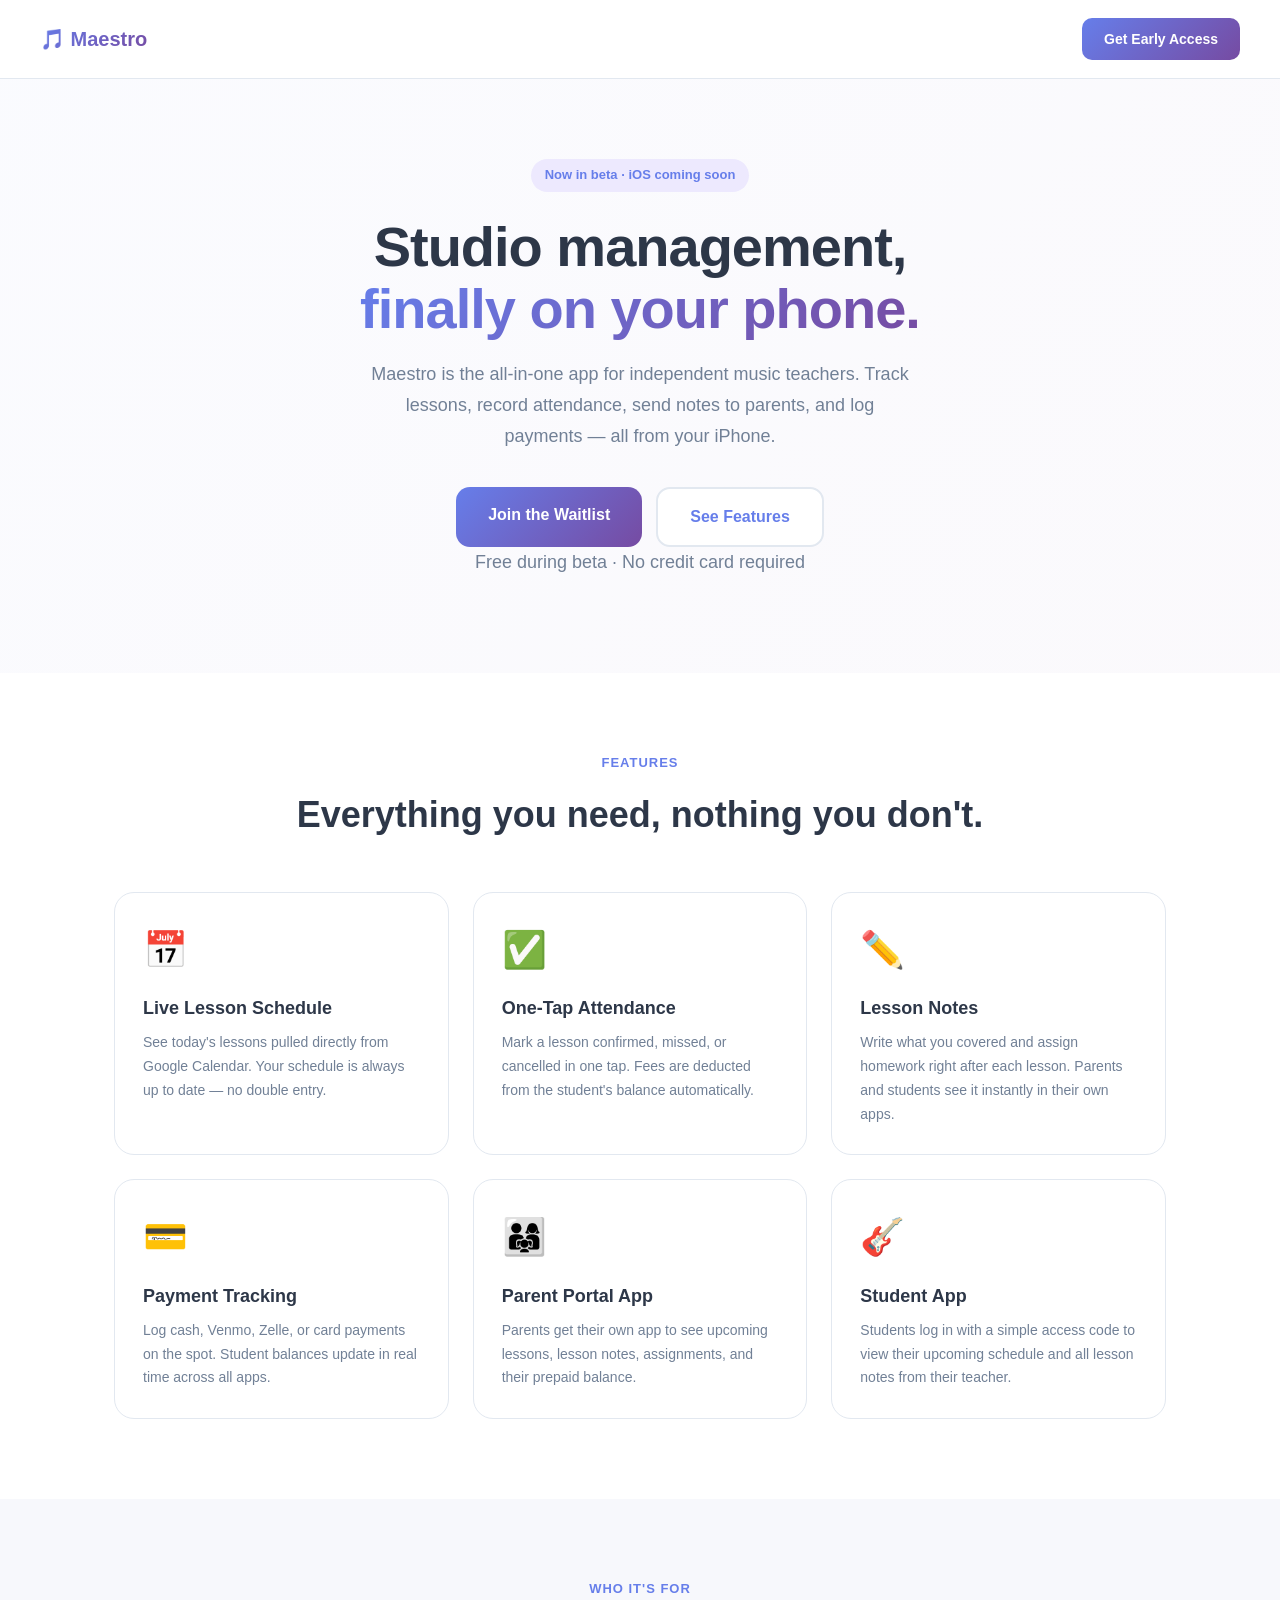
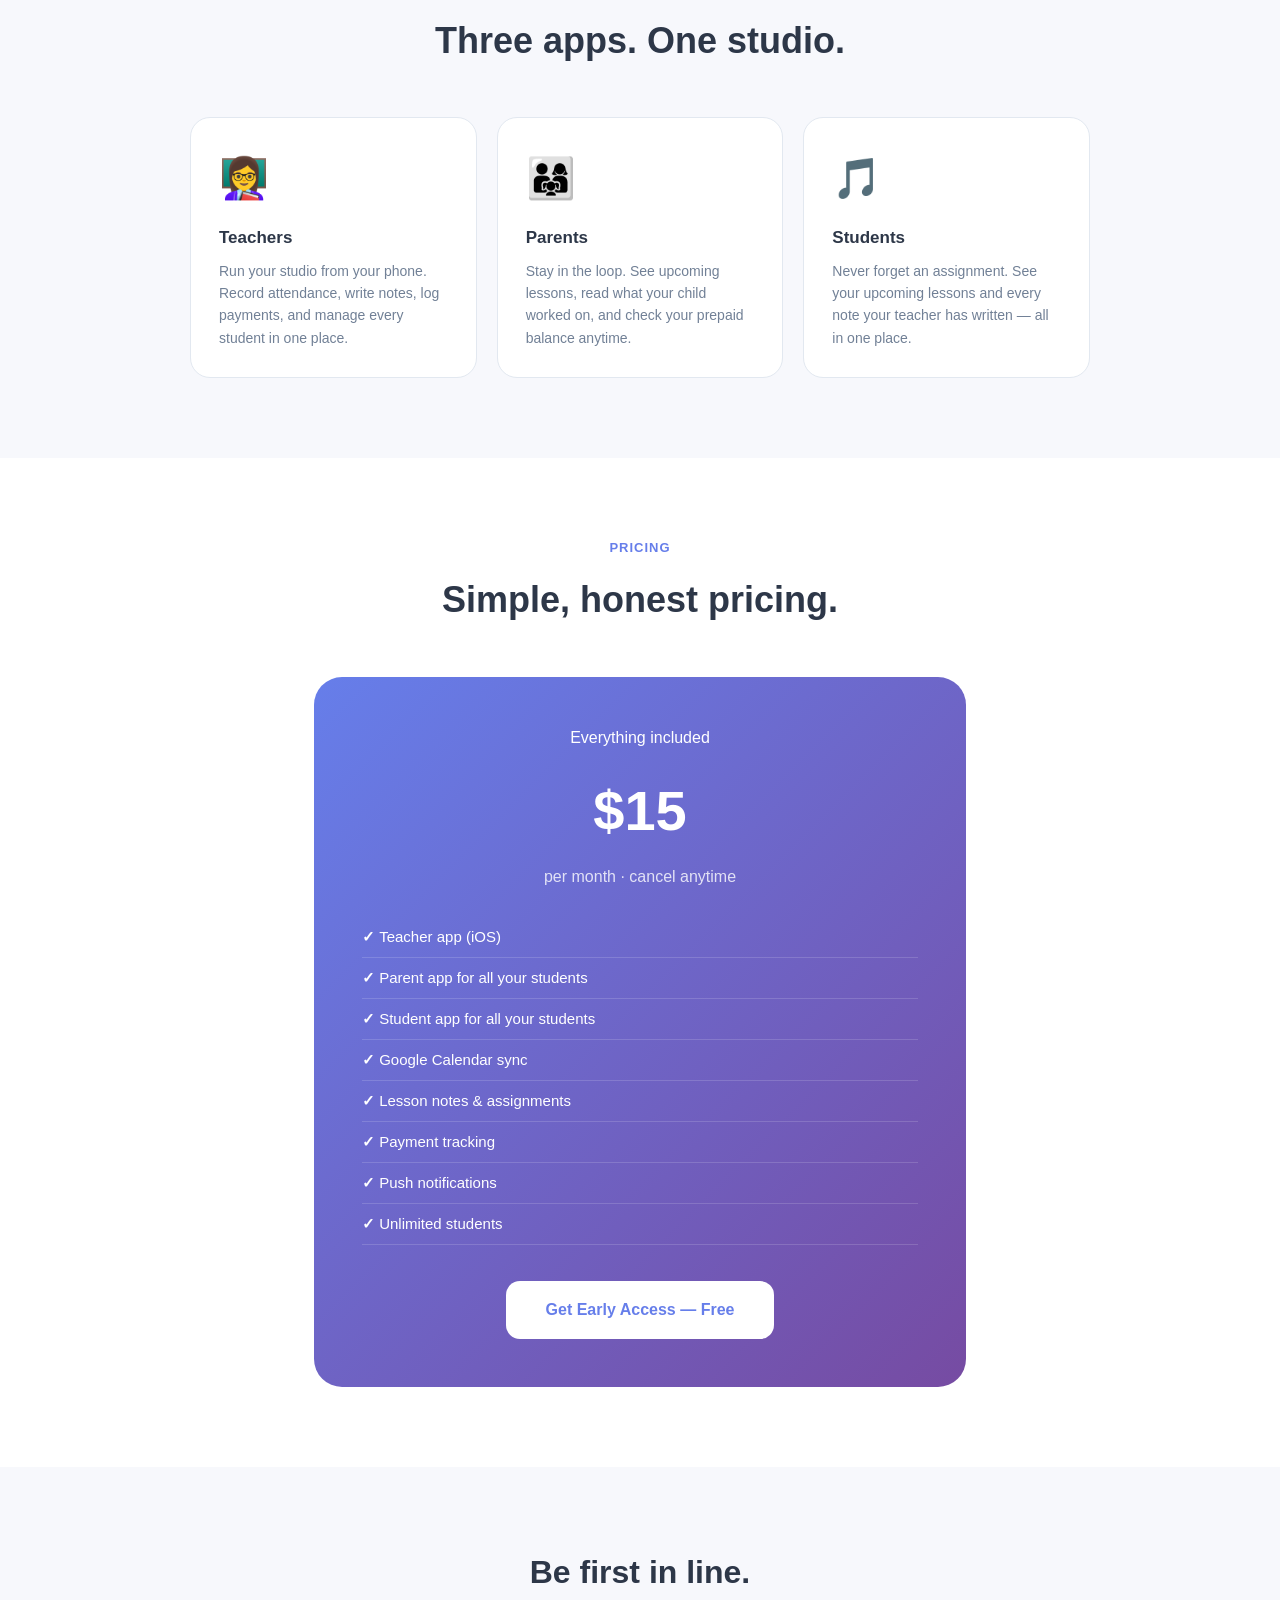
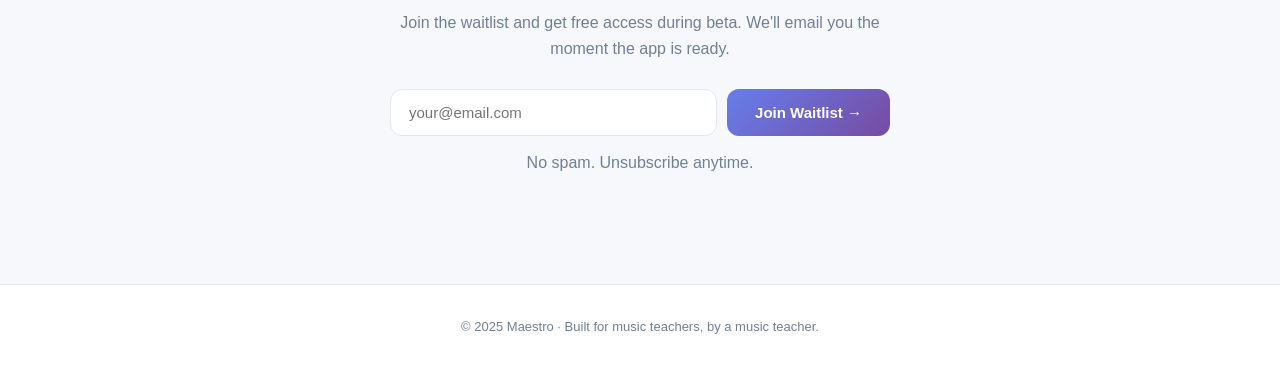
<file: landing/index.html>
<!DOCTYPE html>
<html lang="en">
<head>
<meta charset="UTF-8">
<meta name="viewport" content="width=device-width, initial-scale=1.0">
<title>Maestro — Studio Management for Music Teachers</title>
<meta name="description" content="The all-in-one app for independent music teachers. Manage lessons, track attendance, send notes, and get paid — from your phone.">
<style>
  *, *::before, *::after { box-sizing: border-box; margin: 0; padding: 0; }
  :root {
    --purple: #667eea;
    --purple-dark: #764ba2;
    --green: #48bb78;
    --text: #2d3748;
    --sub: #718096;
    --bg: #f7f8fc;
    --card: #ffffff;
    --border: #e2e8f0;
  }
  body { font-family: -apple-system, BlinkMacSystemFont, 'Segoe UI', sans-serif; background: #fff; color: var(--text); line-height: 1.6; }

  /* Nav */
  nav { display: flex; justify-content: space-between; align-items: center; padding: 18px 40px; border-bottom: 1px solid var(--border); background: #fff; position: sticky; top: 0; z-index: 100; }
  .logo { font-size: 20px; font-weight: 800; background: linear-gradient(135deg, var(--purple), var(--purple-dark)); -webkit-background-clip: text; -webkit-text-fill-color: transparent; }
  .nav-cta { background: linear-gradient(135deg, var(--purple), var(--purple-dark)); color: #fff; padding: 10px 22px; border-radius: 10px; text-decoration: none; font-weight: 700; font-size: 14px; }

  /* Hero */
  .hero { text-align: center; padding: 80px 24px 60px; background: linear-gradient(135deg, #667eea08, #764ba208); }
  .hero-badge { display: inline-block; background: #ede9fe; color: var(--purple); font-size: 13px; font-weight: 700; padding: 6px 14px; border-radius: 20px; margin-bottom: 24px; }
  .hero h1 { font-size: clamp(32px, 6vw, 56px); font-weight: 800; line-height: 1.1; letter-spacing: -1px; color: var(--text); margin-bottom: 20px; }
  .hero h1 span { background: linear-gradient(135deg, var(--purple), var(--purple-dark)); -webkit-background-clip: text; -webkit-text-fill-color: transparent; }
  .hero p { font-size: 18px; color: var(--sub); max-width: 540px; margin: 0 auto 36px; line-height: 1.7; }
  .hero-buttons { display: flex; gap: 14px; justify-content: center; flex-wrap: wrap; }
  .btn-primary { background: linear-gradient(135deg, var(--purple), var(--purple-dark)); color: #fff; padding: 15px 32px; border-radius: 14px; text-decoration: none; font-weight: 700; font-size: 16px; display: inline-block; }
  .btn-secondary { background: #fff; color: var(--purple); padding: 15px 32px; border-radius: 14px; text-decoration: none; font-weight: 700; font-size: 16px; border: 2px solid var(--border); display: inline-block; }
  .hero-note { margin-top: 16px; font-size: 13px; color: var(--sub); }

  /* Features */
  .features { padding: 80px 24px; max-width: 1100px; margin: 0 auto; }
  .section-label { text-align: center; font-size: 13px; font-weight: 700; color: var(--purple); text-transform: uppercase; letter-spacing: 1px; margin-bottom: 12px; }
  .section-title { text-align: center; font-size: clamp(24px, 4vw, 36px); font-weight: 800; color: var(--text); margin-bottom: 48px; }
  .feature-grid { display: grid; grid-template-columns: repeat(auto-fit, minmax(280px, 1fr)); gap: 24px; }
  .feature-card { background: var(--card); border: 1px solid var(--border); border-radius: 20px; padding: 28px; }
  .feature-icon { font-size: 36px; margin-bottom: 16px; }
  .feature-card h3 { font-size: 18px; font-weight: 800; color: var(--text); margin-bottom: 8px; }
  .feature-card p { font-size: 14px; color: var(--sub); line-height: 1.7; }

  /* Who is it for */
  .audiences { background: var(--bg); padding: 80px 24px; }
  .audiences-inner { max-width: 900px; margin: 0 auto; }
  .audience-grid { display: grid; grid-template-columns: repeat(auto-fit, minmax(240px, 1fr)); gap: 20px; margin-top: 48px; }
  .audience-card { background: #fff; border-radius: 20px; padding: 28px; border: 1px solid var(--border); }
  .audience-card .aud-icon { font-size: 40px; margin-bottom: 14px; }
  .audience-card h3 { font-size: 17px; font-weight: 800; margin-bottom: 8px; }
  .audience-card p { font-size: 14px; color: var(--sub); line-height: 1.6; }

  /* Pricing */
  .pricing { padding: 80px 24px; max-width: 700px; margin: 0 auto; text-align: center; }
  .price-card { background: linear-gradient(135deg, var(--purple), var(--purple-dark)); border-radius: 28px; padding: 48px; color: #fff; margin-top: 40px; }
  .price-amount { font-size: 56px; font-weight: 800; margin: 16px 0 8px; }
  .price-period { font-size: 16px; opacity: 0.8; margin-bottom: 28px; }
  .price-features { list-style: none; text-align: left; margin-bottom: 36px; }
  .price-features li { padding: 8px 0; border-bottom: 1px solid rgba(255,255,255,0.15); font-size: 15px; }
  .price-features li::before { content: "✓  "; font-weight: 700; }
  .price-cta { background: #fff; color: var(--purple); padding: 16px 40px; border-radius: 14px; font-weight: 800; font-size: 16px; text-decoration: none; display: inline-block; }

  /* Waitlist */
  .waitlist { background: var(--bg); padding: 80px 24px; text-align: center; }
  .waitlist-inner { max-width: 500px; margin: 0 auto; }
  .waitlist h2 { font-size: 32px; font-weight: 800; margin-bottom: 12px; }
  .waitlist p { color: var(--sub); margin-bottom: 28px; font-size: 16px; }
  .waitlist-form { display: flex; gap: 10px; flex-wrap: wrap; justify-content: center; }
  .waitlist-form input { flex: 1; min-width: 220px; padding: 14px 18px; border-radius: 12px; border: 1.5px solid var(--border); font-size: 15px; outline: none; }
  .waitlist-form input:focus { border-color: var(--purple); }
  .waitlist-form button { background: linear-gradient(135deg, var(--purple), var(--purple-dark)); color: #fff; padding: 14px 28px; border-radius: 12px; border: none; font-weight: 700; font-size: 15px; cursor: pointer; }
  .waitlist-note { margin-top: 14px; font-size: 13px; color: var(--sub); }
  #success-msg { display: none; color: var(--green); font-weight: 700; font-size: 16px; margin-top: 16px; }

  /* Footer */
  footer { text-align: center; padding: 32px 24px; border-top: 1px solid var(--border); font-size: 13px; color: var(--sub); }
</style>
</head>
<body>

<nav>
  <div class="logo">🎵 Maestro</div>
  <a href="#waitlist" class="nav-cta">Get Early Access</a>
</nav>

<section class="hero">
  <div class="hero-badge">Now in beta · iOS coming soon</div>
  <h1>Studio management,<br><span>finally on your phone.</span></h1>
  <p>Maestro is the all-in-one app for independent music teachers. Track lessons, record attendance, send notes to parents, and log payments — all from your iPhone.</p>
  <div class="hero-buttons">
    <a href="#waitlist" class="btn-primary">Join the Waitlist</a>
    <a href="#features" class="btn-secondary">See Features</a>
  </div>
  <p class="hero-note">Free during beta · No credit card required</p>
</section>

<section class="features" id="features">
  <div class="section-label">Features</div>
  <h2 class="section-title">Everything you need, nothing you don't.</h2>
  <div class="feature-grid">
    <div class="feature-card">
      <div class="feature-icon">📅</div>
      <h3>Live Lesson Schedule</h3>
      <p>See today's lessons pulled directly from Google Calendar. Your schedule is always up to date — no double entry.</p>
    </div>
    <div class="feature-card">
      <div class="feature-icon">✅</div>
      <h3>One-Tap Attendance</h3>
      <p>Mark a lesson confirmed, missed, or cancelled in one tap. Fees are deducted from the student's balance automatically.</p>
    </div>
    <div class="feature-card">
      <div class="feature-icon">✏️</div>
      <h3>Lesson Notes</h3>
      <p>Write what you covered and assign homework right after each lesson. Parents and students see it instantly in their own apps.</p>
    </div>
    <div class="feature-card">
      <div class="feature-icon">💳</div>
      <h3>Payment Tracking</h3>
      <p>Log cash, Venmo, Zelle, or card payments on the spot. Student balances update in real time across all apps.</p>
    </div>
    <div class="feature-card">
      <div class="feature-icon">👨‍👩‍👧</div>
      <h3>Parent Portal App</h3>
      <p>Parents get their own app to see upcoming lessons, lesson notes, assignments, and their prepaid balance.</p>
    </div>
    <div class="feature-card">
      <div class="feature-icon">🎸</div>
      <h3>Student App</h3>
      <p>Students log in with a simple access code to view their upcoming schedule and all lesson notes from their teacher.</p>
    </div>
  </div>
</section>

<section class="audiences">
  <div class="audiences-inner">
    <div class="section-label">Who it's for</div>
    <h2 class="section-title">Three apps. One studio.</h2>
    <div class="audience-grid">
      <div class="audience-card">
        <div class="aud-icon">👩‍🏫</div>
        <h3>Teachers</h3>
        <p>Run your studio from your phone. Record attendance, write notes, log payments, and manage every student in one place.</p>
      </div>
      <div class="audience-card">
        <div class="aud-icon">👨‍👩‍👧</div>
        <h3>Parents</h3>
        <p>Stay in the loop. See upcoming lessons, read what your child worked on, and check your prepaid balance anytime.</p>
      </div>
      <div class="audience-card">
        <div class="aud-icon">🎵</div>
        <h3>Students</h3>
        <p>Never forget an assignment. See your upcoming lessons and every note your teacher has written — all in one place.</p>
      </div>
    </div>
  </div>
</section>

<section class="pricing">
  <div class="section-label">Pricing</div>
  <h2 class="section-title">Simple, honest pricing.</h2>
  <div class="price-card">
    <div>Everything included</div>
    <div class="price-amount">$15</div>
    <div class="price-period">per month · cancel anytime</div>
    <ul class="price-features">
      <li>Teacher app (iOS)</li>
      <li>Parent app for all your students</li>
      <li>Student app for all your students</li>
      <li>Google Calendar sync</li>
      <li>Lesson notes &amp; assignments</li>
      <li>Payment tracking</li>
      <li>Push notifications</li>
      <li>Unlimited students</li>
    </ul>
    <a href="#waitlist" class="price-cta">Get Early Access — Free</a>
  </div>
</section>

<section class="waitlist" id="waitlist">
  <div class="waitlist-inner">
    <h2>Be first in line.</h2>
    <p>Join the waitlist and get free access during beta. We'll email you the moment the app is ready.</p>
    <form class="waitlist-form" onsubmit="handleSubmit(event)">
      <input type="email" placeholder="your@email.com" required id="email-input">
      <button type="submit">Join Waitlist →</button>
    </form>
    <p class="waitlist-note">No spam. Unsubscribe anytime.</p>
    <p id="success-msg">🎉 You're on the list! We'll be in touch soon.</p>
  </div>
</section>

<footer>
  <p>© 2025 Maestro · Built for music teachers, by a music teacher.</p>
</footer>

<script>
function handleSubmit(e) {
  e.preventDefault();
  const email = document.getElementById('email-input').value;
  // Replace this URL with your actual form handler (Formspree, Mailchimp, etc.)
  fetch('https://formspree.io/f/YOUR_FORM_ID', {
    method: 'POST',
    headers: { 'Content-Type': 'application/json' },
    body: JSON.stringify({ email }),
  }).catch(() => {});
  document.querySelector('.waitlist-form').style.display = 'none';
  document.getElementById('success-msg').style.display = 'block';
}
</script>

</body>
</html>
</file>
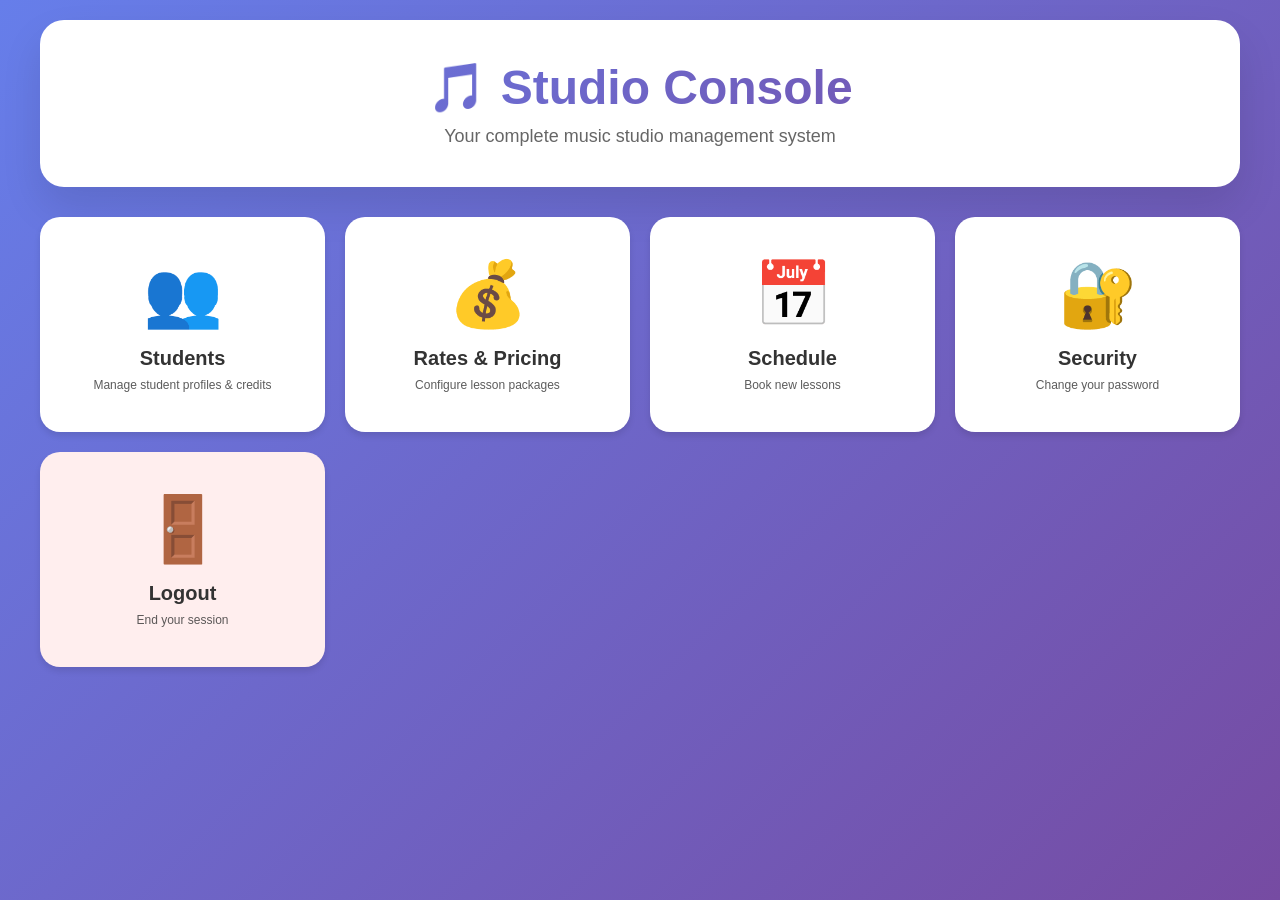
<file: new_dashboard.html>
<!DOCTYPE html>
<html>
<head>
    <title>Studio Dashboard</title>
    <meta name="viewport" content="width=device-width, initial-scale=1.0">
    <style>
        * {
            margin: 0;
            padding: 0;
            box-sizing: border-box;
        }
        
        body {
            font-family: -apple-system, BlinkMacSystemFont, 'Segoe UI', Roboto, sans-serif;
            background: linear-gradient(135deg, #667eea 0%, #764ba2 100%);
            min-height: 100vh;
            padding: 20px;
        }
        
        .container {
            max-width: 1200px;
            margin: 0 auto;
        }
        
        .header {
            background: white;
            border-radius: 24px;
            padding: 40px;
            text-align: center;
            margin-bottom: 30px;
            box-shadow: 0 20px 40px rgba(0,0,0,0.1);
        }
        
        h1 {
            font-size: 48px;
            background: linear-gradient(135deg, #667eea 0%, #764ba2 100%);
            -webkit-background-clip: text;
            -webkit-text-fill-color: transparent;
            margin-bottom: 10px;
        }
        
        .subtitle {
            color: #666;
            font-size: 18px;
        }
        
        .nav-grid {
            display: grid;
            grid-template-columns: repeat(auto-fit, minmax(250px, 1fr));
            gap: 20px;
            margin-top: 20px;
        }
        
        .nav-card {
            background: white;
            padding: 40px 20px;
            border-radius: 20px;
            text-align: center;
            text-decoration: none;
            color: #333;
            transition: all 0.3s;
            display: block;
            box-shadow: 0 4px 6px rgba(0,0,0,0.1);
        }
        
        .nav-card:hover {
            transform: translateY(-5px);
            background: linear-gradient(135deg, #667eea 0%, #764ba2 100%);
            color: white;
            box-shadow: 0 10px 30px rgba(0,0,0,0.2);
        }
        
        .nav-emoji {
            font-size: 64px;
            display: block;
            margin-bottom: 15px;
        }
        
        .nav-title {
            font-size: 20px;
            font-weight: 600;
            margin-bottom: 8px;
        }
        
        .nav-desc {
            font-size: 12px;
            opacity: 0.8;
        }
        
        .logout-card {
            background: #fee;
        }
        
        .logout-card:hover {
            background: linear-gradient(135deg, #ef4444 0%, #dc2626 100%);
        }
        
        @media (max-width: 768px) {
            h1 {
                font-size: 32px;
            }
            .header {
                padding: 25px;
            }
            .nav-card {
                padding: 25px 15px;
            }
        }
    </style>
</head>
<body>
    <div class="container">
        <div class="header">
            <h1>🎵 Studio Console</h1>
            <p class="subtitle">Your complete music studio management system</p>
        </div>
        
        <div class="nav-grid">
            <a href="/students" class="nav-card">
                <span class="nav-emoji">👥</span>
                <div class="nav-title">Students</div>
                <div class="nav-desc">Manage student profiles & credits</div>
            </a>
            
            <a href="/rates" class="nav-card">
                <span class="nav-emoji">💰</span>
                <div class="nav-title">Rates & Pricing</div>
                <div class="nav-desc">Configure lesson packages</div>
            </a>
            
            <a href="/schedule" class="nav-card">
                <span class="nav-emoji">📅</span>
                <div class="nav-title">Schedule</div>
                <div class="nav-desc">Book new lessons</div>
            </a>
            
            <a href="/change-password" class="nav-card">
                <span class="nav-emoji">🔐</span>
                <div class="nav-title">Security</div>
                <div class="nav-desc">Change your password</div>
            </a>
            
            <a href="/logout" class="nav-card logout-card">
                <span class="nav-emoji">🚪</span>
                <div class="nav-title">Logout</div>
                <div class="nav-desc">End your session</div>
            </a>
        </div>
    </div>
</body>
</html>
</file>
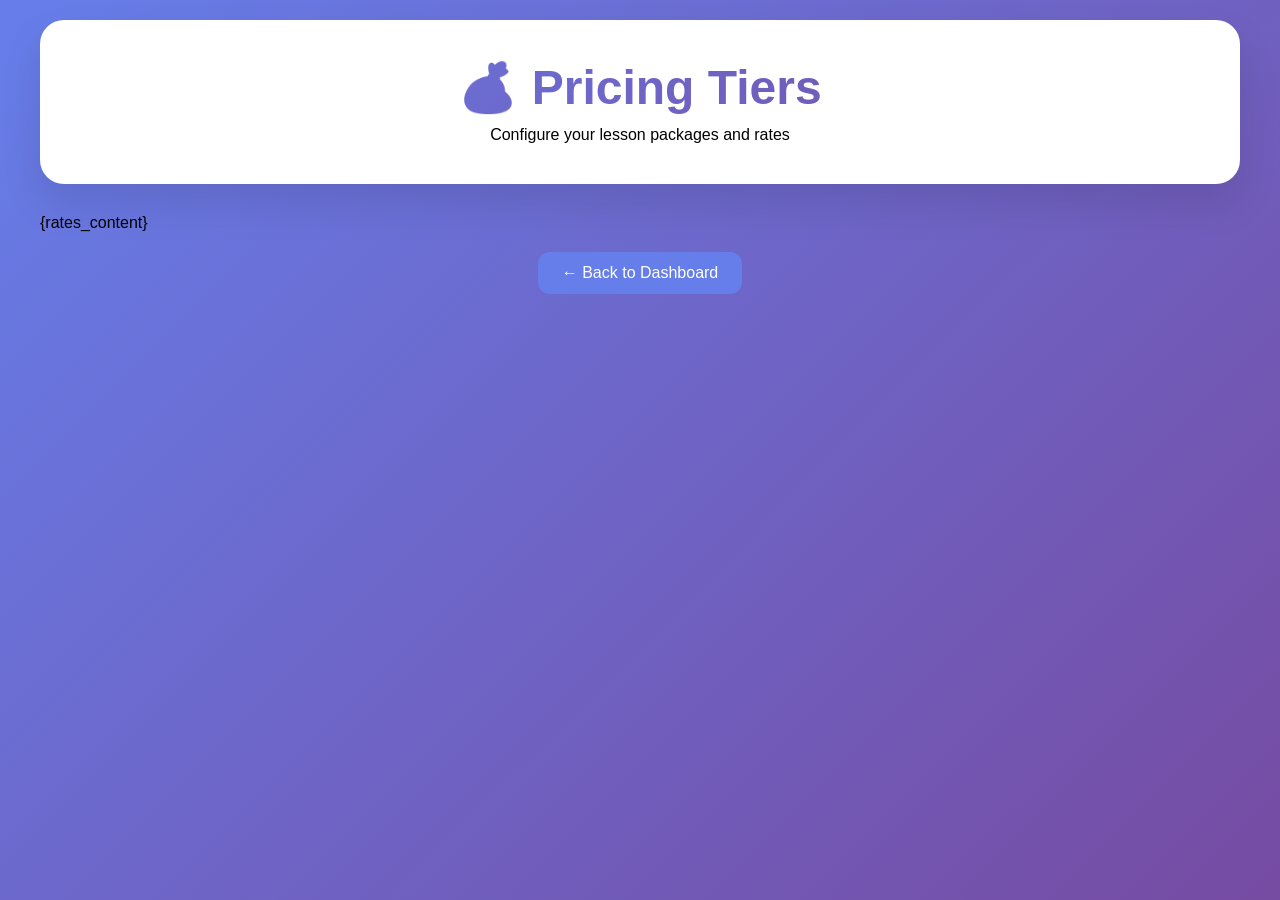
<file: new_rates.html>
<!DOCTYPE html>
<html>
<head>
    <title>Pricing Tiers | Studio Console</title>
    <meta name="viewport" content="width=device-width, initial-scale=1.0">
    <style>
        * { margin: 0; padding: 0; box-sizing: border-box; }
        
        body {
            font-family: -apple-system, BlinkMacSystemFont, 'Segoe UI', Roboto, sans-serif;
            background: linear-gradient(135deg, #667eea 0%, #764ba2 100%);
            min-height: 100vh;
            padding: 20px;
        }
        
        .container {
            max-width: 1200px;
            margin: 0 auto;
        }
        
        .header {
            background: white;
            border-radius: 24px;
            padding: 40px;
            text-align: center;
            margin-bottom: 30px;
            box-shadow: 0 20px 40px rgba(0,0,0,0.1);
        }
        
        h1 {
            font-size: 48px;
            background: linear-gradient(135deg, #667eea 0%, #764ba2 100%);
            -webkit-background-clip: text;
            -webkit-text-fill-color: transparent;
            margin-bottom: 10px;
        }
        
        .pricing-card {
            background: white;
            border-radius: 20px;
            padding: 25px;
            margin-bottom: 20px;
            box-shadow: 0 4px 6px rgba(0,0,0,0.1);
        }
        
        .form-card {
            background: white;
            border-radius: 20px;
            padding: 30px;
            margin-top: 30px;
            box-shadow: 0 4px 6px rgba(0,0,0,0.1);
        }
        
        .form-group {
            margin-bottom: 20px;
        }
        
        .form-group label {
            display: block;
            margin-bottom: 8px;
            font-weight: 600;
            color: #333;
        }
        
        .form-control {
            width: 100%;
            padding: 12px;
            border: 2px solid #e5e7eb;
            border-radius: 12px;
            font-size: 16px;
        }
        
        .btn-submit {
            background: linear-gradient(135deg, #667eea 0%, #764ba2 100%);
            color: white;
            padding: 12px 24px;
            border: none;
            border-radius: 12px;
            font-size: 16px;
            font-weight: 600;
            cursor: pointer;
            width: 100%;
        }
        
        .btn-back {
            display: inline-block;
            background: #667eea;
            color: white;
            padding: 12px 24px;
            border-radius: 12px;
            text-decoration: none;
            margin-top: 20px;
        }
        
        .rate-row {
            display: flex;
            justify-content: space-between;
            align-items: center;
            padding: 15px;
            border-bottom: 1px solid #e5e7eb;
        }
        
        .rate-name {
            font-weight: 600;
            font-size: 18px;
        }
        
        .rate-details {
            color: #667eea;
            font-weight: 600;
        }
    </style>
</head>
<body>
    <div class="container">
        <div class="header">
            <h1>💰 Pricing Tiers</h1>
            <p class="subtitle">Configure your lesson packages and rates</p>
        </div>
        {rates_content}
        <div style="text-align: center;">
            <a href="/dashboard" class="btn-back">← Back to Dashboard</a>
        </div>
    </div>
</body>
</html>
</file>
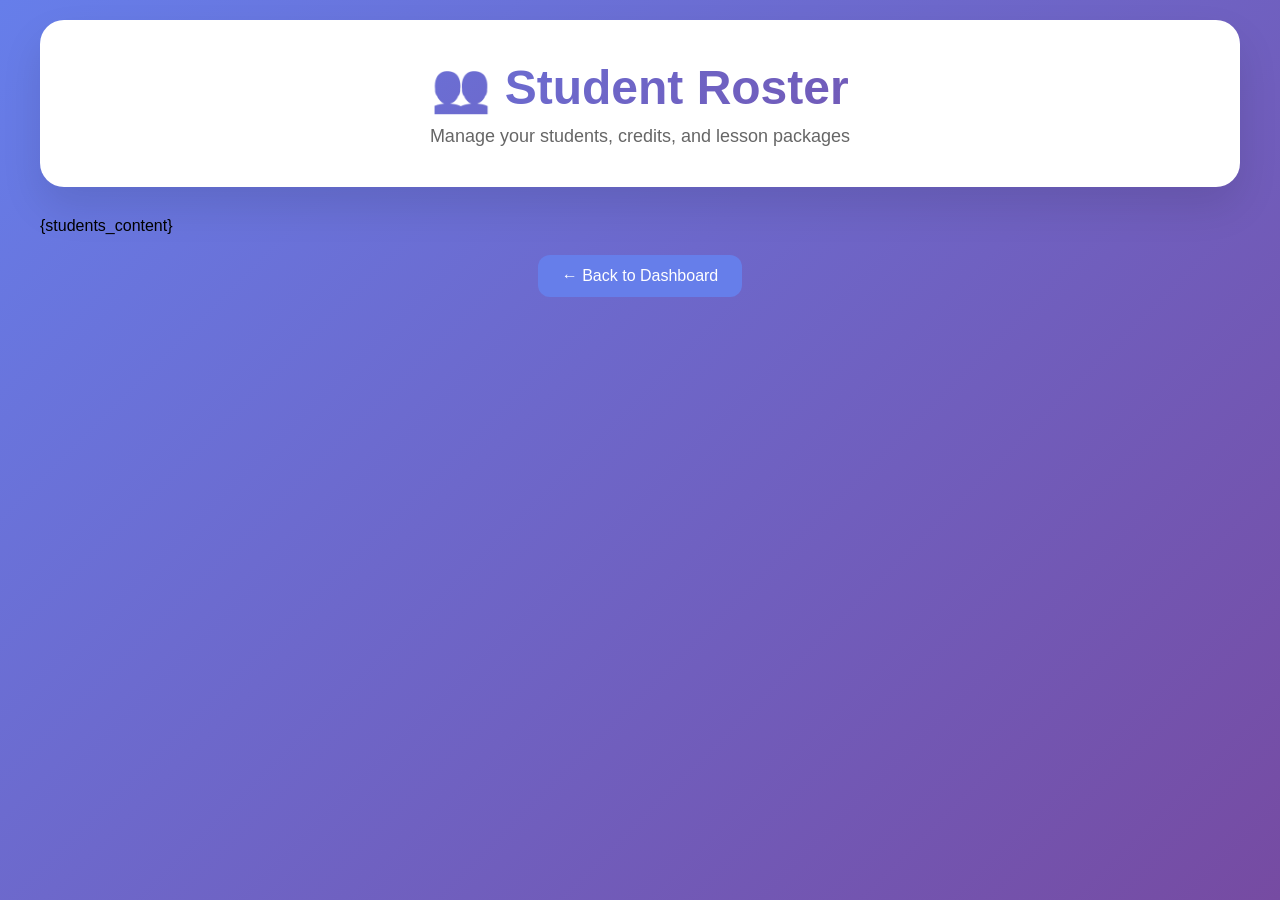
<file: new_students.html>
<!DOCTYPE html>
<html>
<head>
    <title>Students | Studio Console</title>
    <meta name="viewport" content="width=device-width, initial-scale=1.0">
    <style>
        * { margin: 0; padding: 0; box-sizing: border-box; }
        
        body {
            font-family: -apple-system, BlinkMacSystemFont, 'Segoe UI', Roboto, sans-serif;
            background: linear-gradient(135deg, #667eea 0%, #764ba2 100%);
            min-height: 100vh;
            padding: 20px;
        }
        
        .container {
            max-width: 1200px;
            margin: 0 auto;
        }
        
        .header {
            background: white;
            border-radius: 24px;
            padding: 40px;
            text-align: center;
            margin-bottom: 30px;
            box-shadow: 0 20px 40px rgba(0,0,0,0.1);
        }
        
        h1 {
            font-size: 48px;
            background: linear-gradient(135deg, #667eea 0%, #764ba2 100%);
            -webkit-background-clip: text;
            -webkit-text-fill-color: transparent;
            margin-bottom: 10px;
        }
        
        .subtitle {
            color: #666;
            font-size: 18px;
        }
        
        .student-card {
            background: white;
            border-radius: 20px;
            padding: 25px;
            margin-bottom: 20px;
            box-shadow: 0 4px 6px rgba(0,0,0,0.1);
            transition: transform 0.2s;
        }
        
        .student-card:hover {
            transform: translateY(-4px);
            box-shadow: 0 10px 30px rgba(0,0,0,0.15);
        }
        
        .student-name {
            font-size: 24px;
            font-weight: bold;
            color: #333;
            margin-bottom: 10px;
        }
        
        .student-details {
            color: #666;
            margin: 10px 0;
        }
        
        .badge {
            display: inline-block;
            padding: 4px 12px;
            border-radius: 12px;
            font-size: 12px;
            font-weight: 600;
            margin-right: 8px;
        }
        
        .badge-rate {
            background: #e0e7ff;
            color: #4338ca;
        }
        
        .badge-credits {
            background: #d1fae5;
            color: #065f46;
        }
        
        .form-card {
            background: white;
            border-radius: 20px;
            padding: 30px;
            margin-top: 30px;
            box-shadow: 0 4px 6px rgba(0,0,0,0.1);
        }
        
        .form-group {
            margin-bottom: 20px;
        }
        
        .form-group label {
            display: block;
            margin-bottom: 8px;
            font-weight: 600;
            color: #333;
        }
        
        .form-control, select {
            width: 100%;
            padding: 12px;
            border: 2px solid #e5e7eb;
            border-radius: 12px;
            font-size: 16px;
            font-family: inherit;
        }
        
        .form-control:focus, select:focus {
            outline: none;
            border-color: #667eea;
        }
        
        .btn-submit {
            background: linear-gradient(135deg, #667eea 0%, #764ba2 100%);
            color: white;
            padding: 12px 24px;
            border: none;
            border-radius: 12px;
            font-size: 16px;
            font-weight: 600;
            cursor: pointer;
            width: 100%;
        }
        
        .btn-submit:hover {
            transform: translateY(-2px);
            box-shadow: 0 4px 12px rgba(102, 126, 234, 0.4);
        }
        
        .btn-back {
            display: inline-block;
            background: #667eea;
            color: white;
            padding: 12px 24px;
            border-radius: 12px;
            text-decoration: none;
            margin-top: 20px;
        }
        
        .btn-back:hover {
            background: #4f46e5;
            transform: translateY(-2px);
        }
        
        @media (max-width: 768px) {
            h1 { font-size: 32px; }
            .header { padding: 25px; }
        }
    </style>
</head>
<body>
    <div class="container">
        <div class="header">
            <h1>👥 Student Roster</h1>
            <p class="subtitle">Manage your students, credits, and lesson packages</p>
        </div>
        {students_content}
        <div style="text-align: center;">
            <a href="/dashboard" class="btn-back">← Back to Dashboard</a>
        </div>
    </div>
</body>
</html>
</file>
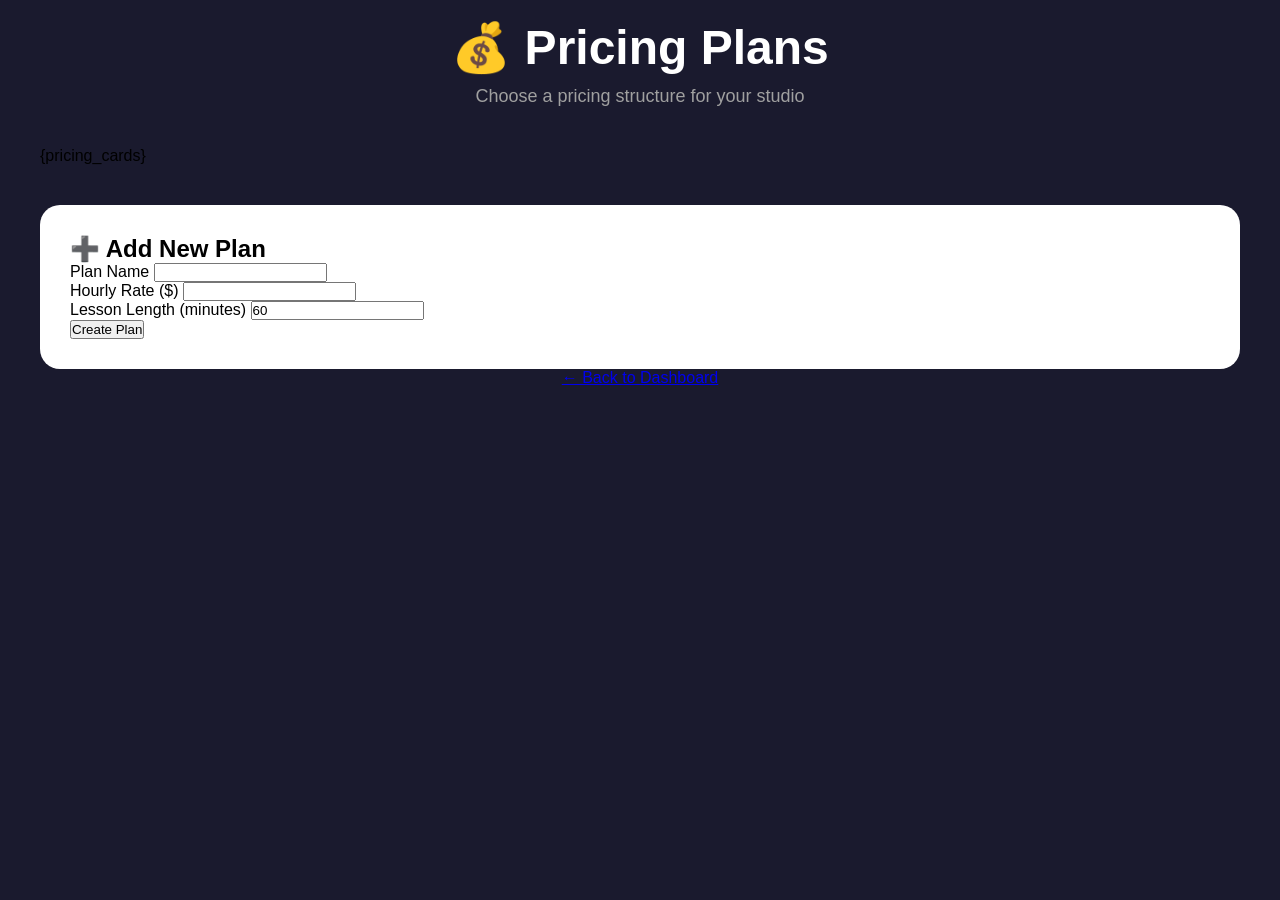
<file: rates_grid.html>
<!DOCTYPE html>
<html>
<head>
    <title>Pricing Plans | Studio Console</title>
    <meta name="viewport" content="width=device-width, initial-scale=1.0">
    <style>
        * { margin: 0; padding: 0; box-sizing: border-box; }
        
        body {
            font-family: -apple-system, BlinkMacSystemFont, 'Segoe UI', Roboto, sans-serif;
            background: #1a1a2e;
            min-height: 100vh;
            padding: 20px;
        }
        
        .container {
            max-width: 1200px;
            margin: 0 auto;
        }
        
        .header {
            text-align: center;
            margin-bottom: 40px;
        }
        
        h1 {
            font-size: 48px;
            color: white;
            margin-bottom: 10px;
        }
        
        .subtitle {
            color: #a0a0a0;
            font-size: 18px;
        }
        
        /* Pricing cards grid */
        .pricing-grid {
            display: grid;
            grid-template-columns: repeat(auto-fit, minmax(300px, 1fr));
            gap: 30px;
            margin-bottom: 40px;
        }
        
        .pricing-card {
            background: white;
            border-radius: 20px;
            padding: 30px;
            text-align: center;
            transition: transform 0.3s;
        }
        
        .pricing-card:hover {
            transform: translateY(-10px);
        }
        
        .plan-name {
            font-size: 28px;
            font-weight: bold;
            margin-bottom: 10px;
            color: #1a1a2e;
        }
        
        .plan-price {
            font-size: 48px;
            font-weight: bold;
            color: #e94560;
            margin: 20px 0;
        }
        
        .plan-price small {
            font-size: 16px;
            color: #666;
        }
        
        .plan-duration {
            color: #666;
            margin-bottom: 20px;
        }
        
        .btn-edit {
            background: #e94560;
            color: white;
            padding: 10px 20px;
            border: none;
            border-radius: 10px;
            cursor: pointer;
        }
        
        .form-card {
            background: white;
            border-radius: 20px;
            padding: 30px;
            margin-top: 30px;
        }
        
        .btn-back {
            display: inline-block;
            background: #6b7280;
            color: white;
            padding: 12px 24px;
            border-radius: 12px;
            text-decoration: none;
            margin-top: 20px;
        }
    </style>
</head>
<body>
    <div class="container">
        <div class="header">
            <h1>💰 Pricing Plans</h1>
            <p class="subtitle">Choose a pricing structure for your studio</p>
        </div>
        
        <div class="pricing-grid">
            {pricing_cards}
        </div>
        
        <div class="form-card">
            <h2>➕ Add New Plan</h2>
            <form action="/save-pricing-tier" method="post">
                <div class="form-group">
                    <label>Plan Name</label>
                    <input type="text" name="tier_name" required>
                </div>
                <div class="form-group">
                    <label>Hourly Rate ($)</label>
                    <input type="number" step="0.01" name="hourly_rate" required>
                </div>
                <div class="form-group">
                    <label>Lesson Length (minutes)</label>
                    <input type="number" name="target_minutes" value="60" required>
                </div>
                <button type="submit">Create Plan</button>
            </form>
        </div>
        
        <div style="text-align: center;">
            <a href="/dashboard">← Back to Dashboard</a>
        </div>
    </div>
</body>
</html>
</file>
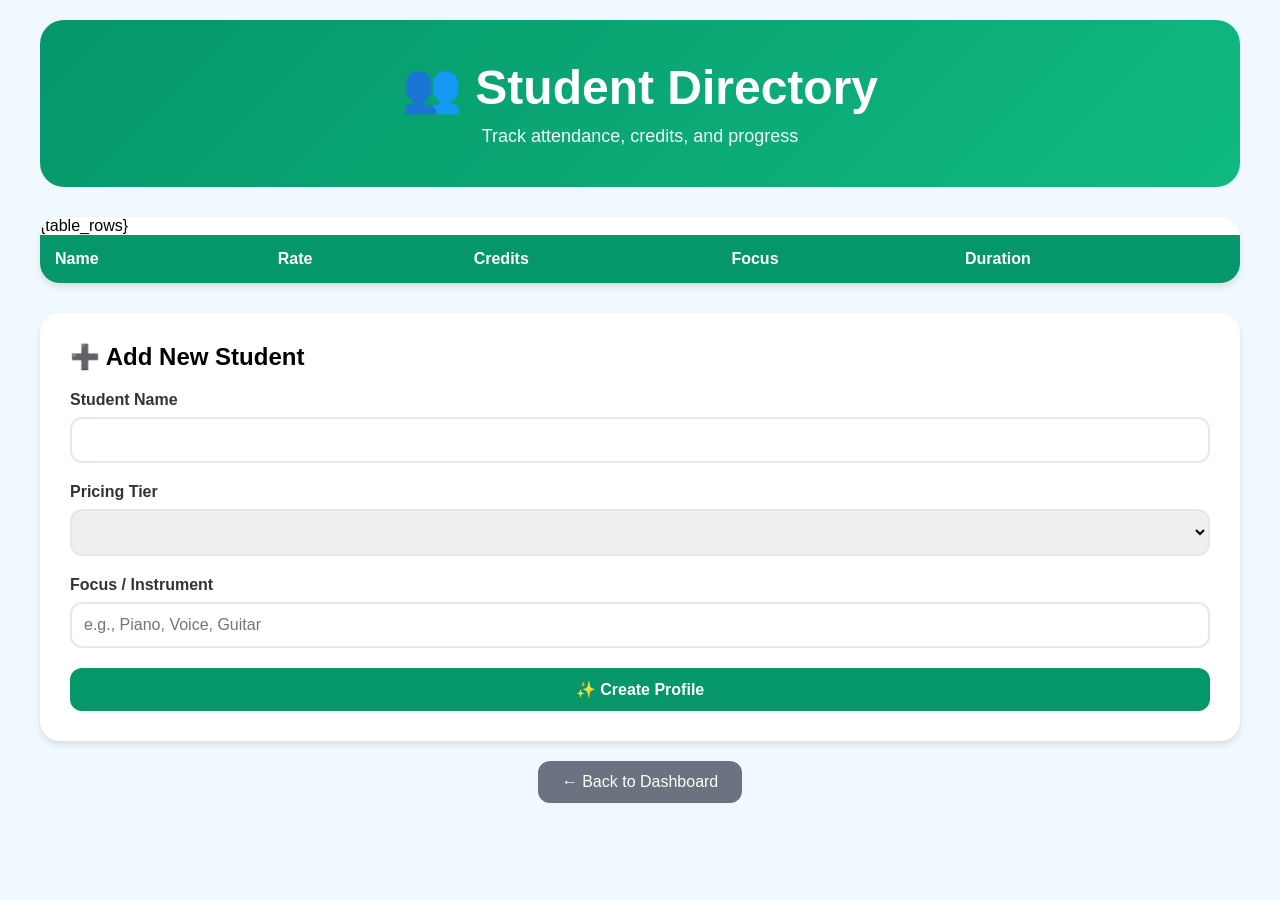
<file: students_redesign.html>
<!DOCTYPE html>
<html>
<head>
    <title>Students | Studio Console</title>
    <meta name="viewport" content="width=device-width, initial-scale=1.0">
    <style>
        * { margin: 0; padding: 0; box-sizing: border-box; }
        
        body {
            font-family: -apple-system, BlinkMacSystemFont, 'Segoe UI', Roboto, sans-serif;
            background: #f0f9ff;
            min-height: 100vh;
            padding: 20px;
        }
        
        .container {
            max-width: 1200px;
            margin: 0 auto;
        }
        
        /* Header with different style */
        .header {
            background: linear-gradient(135deg, #059669 0%, #10b981 100%);
            border-radius: 24px;
            padding: 40px;
            text-align: center;
            margin-bottom: 30px;
            color: white;
        }
        
        h1 { font-size: 48px; margin-bottom: 10px; }
        .subtitle { font-size: 18px; opacity: 0.95; }
        
        /* Table view instead of cards */
        .students-table {
            background: white;
            border-radius: 20px;
            overflow: hidden;
            box-shadow: 0 4px 6px rgba(0,0,0,0.1);
        }
        
        table {
            width: 100%;
            border-collapse: collapse;
        }
        
        th {
            background: #059669;
            color: white;
            padding: 15px;
            text-align: left;
            font-weight: 600;
        }
        
        td {
            padding: 15px;
            border-bottom: 1px solid #e5e7eb;
        }
        
        tr:hover {
            background: #f0fdf4;
        }
        
        .badge {
            display: inline-block;
            padding: 4px 12px;
            border-radius: 12px;
            font-size: 12px;
            font-weight: 600;
        }
        
        .badge-rate { background: #d1fae5; color: #065f46; }
        .badge-credits { background: #fef3c7; color: #92400e; }
        
        .form-card {
            background: white;
            border-radius: 20px;
            padding: 30px;
            margin-top: 30px;
            box-shadow: 0 4px 6px rgba(0,0,0,0.1);
        }
        
        .form-group { margin-bottom: 20px; }
        .form-group label { display: block; margin-bottom: 8px; font-weight: 600; color: #333; }
        .form-control, select {
            width: 100%;
            padding: 12px;
            border: 2px solid #e5e7eb;
            border-radius: 12px;
            font-size: 16px;
        }
        
        .btn-submit {
            background: #059669;
            color: white;
            padding: 12px 24px;
            border: none;
            border-radius: 12px;
            font-size: 16px;
            font-weight: 600;
            cursor: pointer;
            width: 100%;
        }
        
        .btn-submit:hover { background: #047857; }
        .btn-back {
            display: inline-block;
            background: #6b7280;
            color: white;
            padding: 12px 24px;
            border-radius: 12px;
            text-decoration: none;
            margin-top: 20px;
        }
        
        @media (max-width: 768px) {
            th, td { padding: 10px; font-size: 14px; }
            h1 { font-size: 32px; }
        }
    </style>
</head>
<body>
    <div class="container">
        <div class="header">
            <h1>👥 Student Directory</h1>
            <p class="subtitle">Track attendance, credits, and progress</p>
        </div>
        
        <div class="students-table">
            <table>
                <thead>
                    <tr><th>Name</th><th>Rate</th><th>Credits</th><th>Focus</th><th>Duration</th></tr>
                </thead>
                <tbody>
                    {table_rows}
                </tbody>
            </table>
        </div>
        
        <div class="form-card">
            <h2 style="margin-bottom: 20px;">➕ Add New Student</h2>
            <form action="/add-profile" method="post">
                <div class="form-group">
                    <label>Student Name</label>
                    <input type="text" name="name" class="form-control" required>
                </div>
                <div class="form-group">
                    <label>Pricing Tier</label>
                    <select name="rate_tier_name" class="form-control">
                        {tier_options}
                    </select>
                </div>
                <div class="form-group">
                    <label>Focus / Instrument</label>
                    <input type="text" name="description" class="form-control" placeholder="e.g., Piano, Voice, Guitar" required>
                </div>
                <button type="submit" class="btn-submit">✨ Create Profile</button>
            </form>
        </div>
        
        <div style="text-align: center;">
            <a href="/dashboard" class="btn-back">← Back to Dashboard</a>
        </div>
    </div>
</body>
</html>
</file>
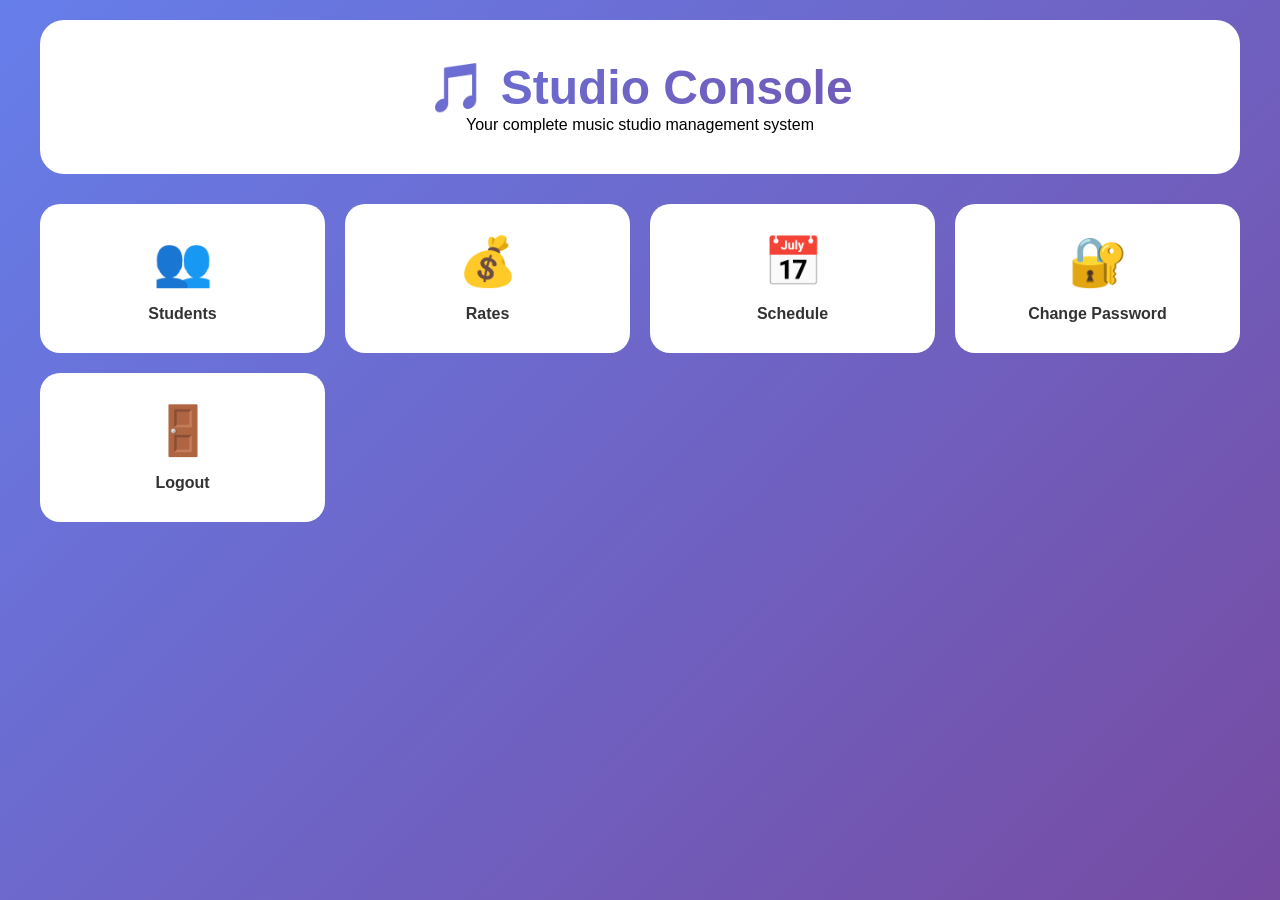
<file: test_dashboard.html>
<!DOCTYPE html>
<html>
<head>
    <title>Studio Dashboard</title>
    <link rel="stylesheet" href="/static/style.css">
    <style>
        .welcome {
            text-align: center;
            padding: 40px;
            background: white;
            border-radius: 24px;
            margin-bottom: 30px;
        }
        h1 {
            font-size: 48px;
            background: linear-gradient(135deg, #667eea 0%, #764ba2 100%);
            -webkit-background-clip: text;
            -webkit-text-fill-color: transparent;
        }
        .nav-grid {
            display: grid;
            grid-template-columns: repeat(auto-fit, minmax(250px, 1fr));
            gap: 20px;
            margin-top: 30px;
        }
        .nav-card {
            background: white;
            padding: 30px;
            border-radius: 20px;
            text-align: center;
            text-decoration: none;
            color: #333;
            transition: all 0.3s;
            display: block;
        }
        .nav-card:hover {
            transform: translateY(-5px);
            background: linear-gradient(135deg, #667eea 0%, #764ba2 100%);
            color: white;
        }
        .nav-emoji {
            font-size: 48px;
            display: block;
            margin-bottom: 15px;
        }
    </style>
</head>
<body>
    <div class="container">
        <div class="welcome">
            <h1>🎵 Studio Console</h1>
            <p>Your complete music studio management system</p>
        </div>
        
        <div class="nav-grid">
            <a href="/students" class="nav-card">
                <span class="nav-emoji">👥</span>
                <strong>Students</strong>
            </a>
            <a href="/rates" class="nav-card">
                <span class="nav-emoji">💰</span>
                <strong>Rates</strong>
            </a>
            <a href="/schedule" class="nav-card">
                <span class="nav-emoji">📅</span>
                <strong>Schedule</strong>
            </a>
            <a href="/change-password" class="nav-card">
                <span class="nav-emoji">🔐</span>
                <strong>Change Password</strong>
            </a>
            <a href="/logout" class="nav-card">
                <span class="nav-emoji">🚪</span>
                <strong>Logout</strong>
            </a>
        </div>
    </div>
</body>
</html>
</file>
<file: static/style.css>
* { margin: 0; padding: 0; box-sizing: border-box; }
body { font-family: -apple-system, BlinkMacSystemFont, 'Segoe UI', Roboto, sans-serif; background: linear-gradient(135deg, #667eea 0%, #764ba2 100%); min-height: 100vh; padding: 20px; }
.container { max-width: 1200px; margin: 0 auto; }
.card { background: white; border-radius: 24px; padding: 30px; margin-bottom: 24px; box-shadow: 0 10px 40px rgba(0,0,0,0.1); }
.btn { display: inline-block; padding: 12px 24px; border-radius: 12px; text-decoration: none; font-weight: 600; }
.btn-primary { background: #667eea; color: white; }
.grid { display: grid; grid-template-columns: repeat(auto-fit, minmax(250px, 1fr)); gap: 20px; }
.nav-card { background: white; padding: 30px; border-radius: 20px; text-align: center; text-decoration: none; color: #333; transition: transform 0.2s; display: block; }
.nav-card:hover { transform: translateY(-5px); background: linear-gradient(135deg, #667eea 0%, #764ba2 100%); color: white; }
</file>
